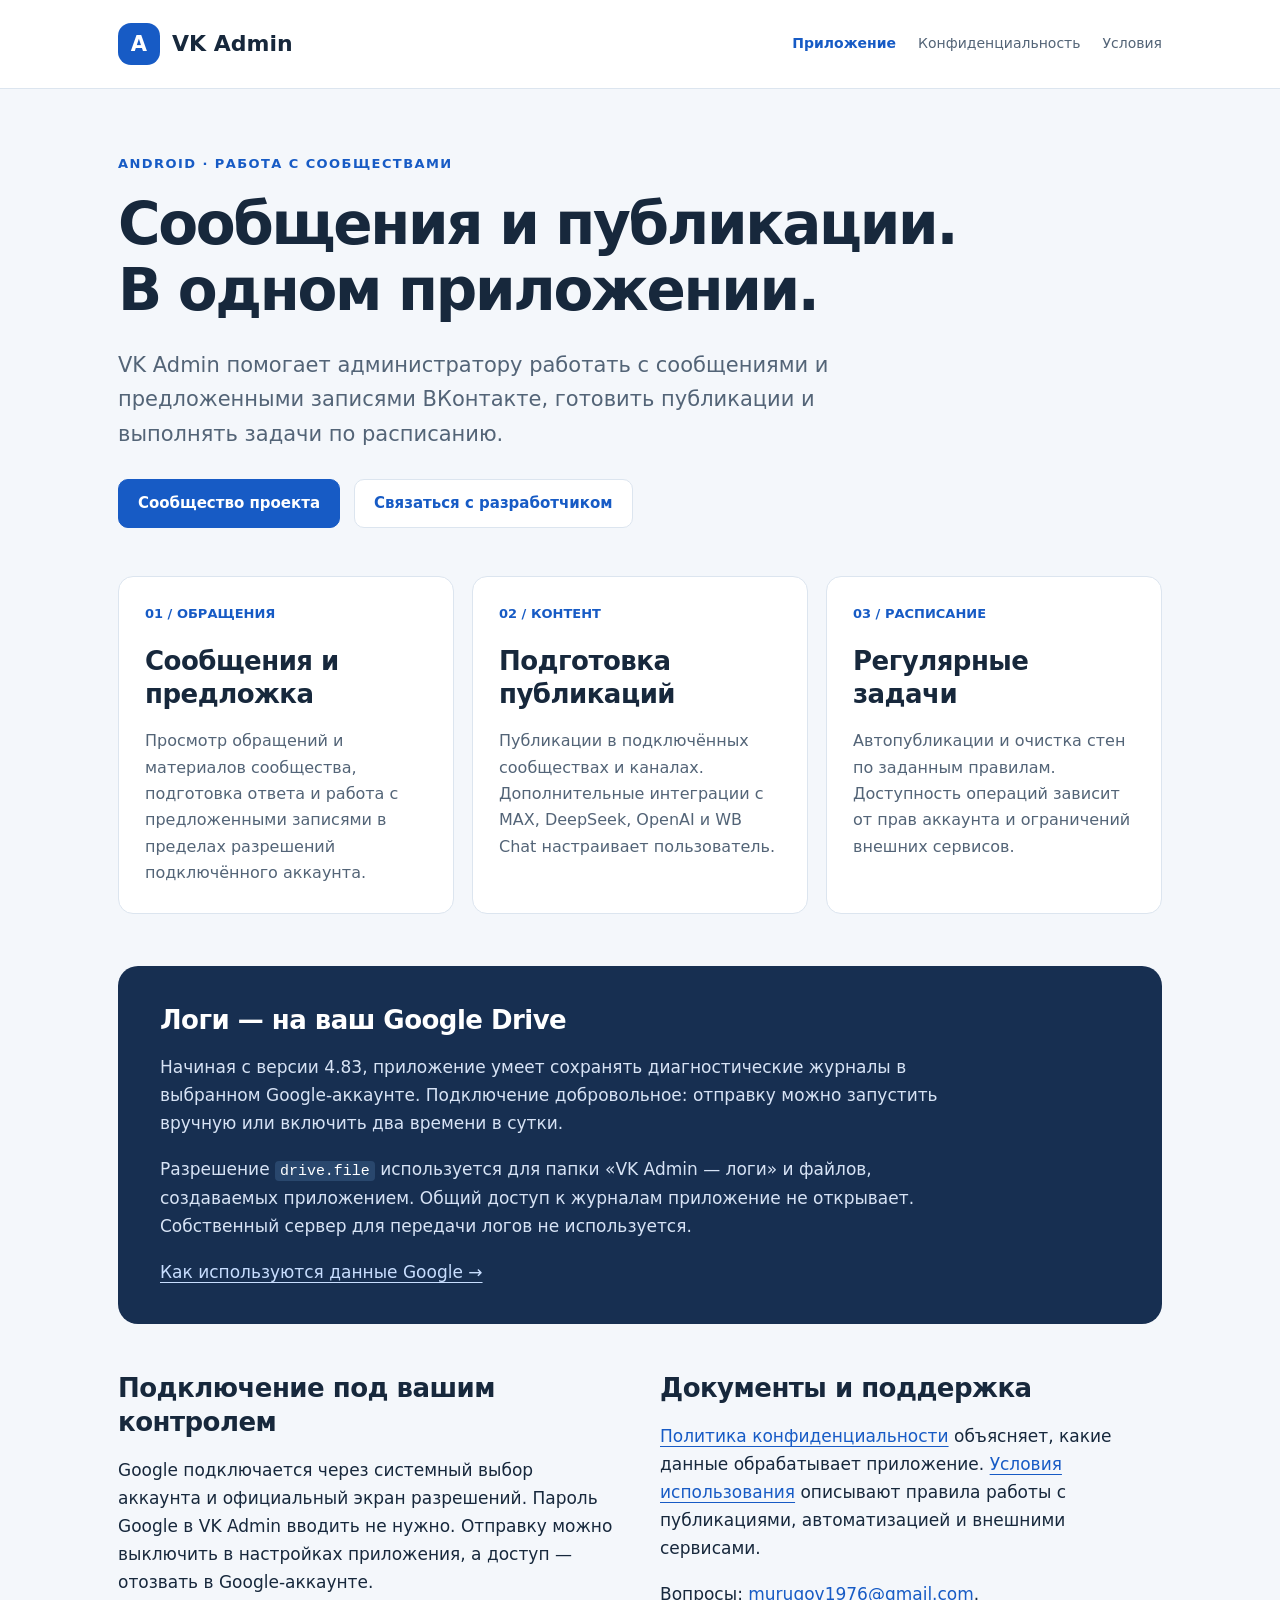
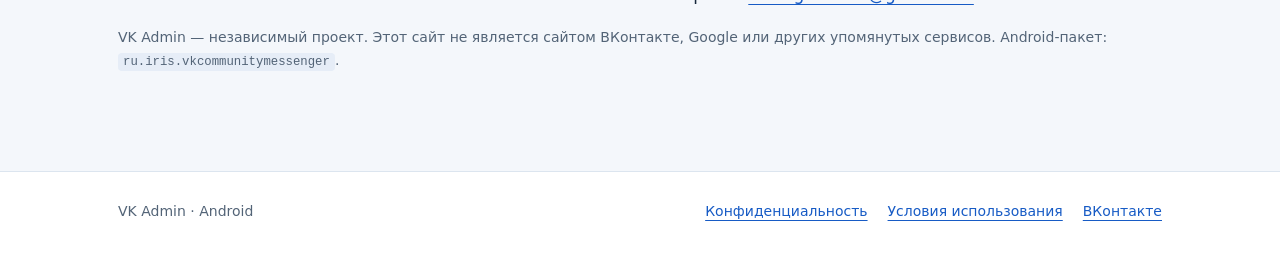
<file: index.html>
<!doctype html>
<html lang="ru">
<head>
  <meta charset="utf-8">
  <meta name="google-site-verification" content="URosK8OYme6P19DO7y7BV4NL93iEKq1ySiiL6sGiCtU" />
  <meta name="viewport" content="width=device-width,initial-scale=1">
  <meta name="description" content="VK Admin — Android-приложение для работы с сообщениями, предложенными записями и публикациями сообществ. Описание приложения, использование Google Drive и документы.">
  <meta name="theme-color" content="#175bc5">
  <title>VK Admin — управление сообществами на Android</title>
  <link rel="stylesheet" href="styles.css">
</head>
<body>
<a class="skip" href="#main">Перейти к содержимому</a>
<header><div class="wrap header"><a class="brand" href="index.html" aria-label="VK Admin — главная"><span class="mark" aria-hidden="true">A</span>VK Admin</a><nav aria-label="Основная навигация"><a href="index.html" aria-current="page">Приложение</a><a href="privacy.html">Конфиденциальность</a><a href="terms.html">Условия</a></nav></div></header>
<main id="main"><div class="wrap">
  <div class="eyebrow">Android · работа с сообществами</div>
  <h1>Сообщения и публикации.<br>В одном приложении.</h1>
  <p class="lead">VK Admin помогает администратору работать с сообщениями и предложенными записями ВКонтакте, готовить публикации и выполнять задачи по расписанию.</p>
  <div class="actions"><a class="button" href="https://vk.ru/vkmax26">Сообщество проекта</a><a class="button secondary" href="mailto:murugov1976@gmail.com">Связаться с разработчиком</a></div>
  <div class="grid">
    <article class="card"><span class="number">01 / ОБРАЩЕНИЯ</span><h2>Сообщения и предложка</h2><p>Просмотр обращений и материалов сообщества, подготовка ответа и работа с предложенными записями в пределах разрешений подключённого аккаунта.</p></article>
    <article class="card"><span class="number">02 / КОНТЕНТ</span><h2>Подготовка публикаций</h2><p>Публикации в подключённых сообществах и каналах. Дополнительные интеграции с MAX, DeepSeek, OpenAI и WB Chat настраивает пользователь.</p></article>
    <article class="card"><span class="number">03 / РАСПИСАНИЕ</span><h2>Регулярные задачи</h2><p>Автопубликации и очистка стен по заданным правилам. Доступность операций зависит от прав аккаунта и ограничений внешних сервисов.</p></article>
  </div>
  <section class="feature" aria-labelledby="drive"><h2 id="drive">Логи — на ваш Google Drive</h2><p>Начиная с версии 4.83, приложение умеет сохранять диагностические журналы в выбранном Google-аккаунте. Подключение добровольное: отправку можно запустить вручную или включить два времени в сутки.</p><p>Разрешение <code>drive.file</code> используется для папки «VK Admin — логи» и файлов, создаваемых приложением. Общий доступ к журналам приложение не открывает. Собственный сервер для передачи логов не используется.</p><a href="privacy.html#google">Как используются данные Google →</a></section>
  <div class="columns"><section><h2>Подключение под вашим контролем</h2><p>Google подключается через системный выбор аккаунта и официальный экран разрешений. Пароль Google в VK Admin вводить не нужно. Отправку можно выключить в настройках приложения, а доступ — отозвать в Google-аккаунте.</p></section><section><h2>Документы и поддержка</h2><p><a href="privacy.html">Политика конфиденциальности</a> объясняет, какие данные обрабатывает приложение. <a href="terms.html">Условия использования</a> описывают правила работы с публикациями, автоматизацией и внешними сервисами.</p><p>Вопросы: <a href="mailto:murugov1976@gmail.com">murugov1976@gmail.com</a>.</p></section></div>
  <p class="fine">VK Admin — независимый проект. Этот сайт не является сайтом ВКонтакте, Google или других упомянутых сервисов. Android-пакет: <code>ru.iris.vkcommunitymessenger</code>.</p>
</div></main>
<footer><div class="wrap footer"><p>VK Admin · Android</p><div class="footer-links"><a href="privacy.html">Конфиденциальность</a><a href="terms.html">Условия использования</a><a href="https://vk.ru/vkmax26">ВКонтакте</a></div></div></footer>
</body></html>
</file>
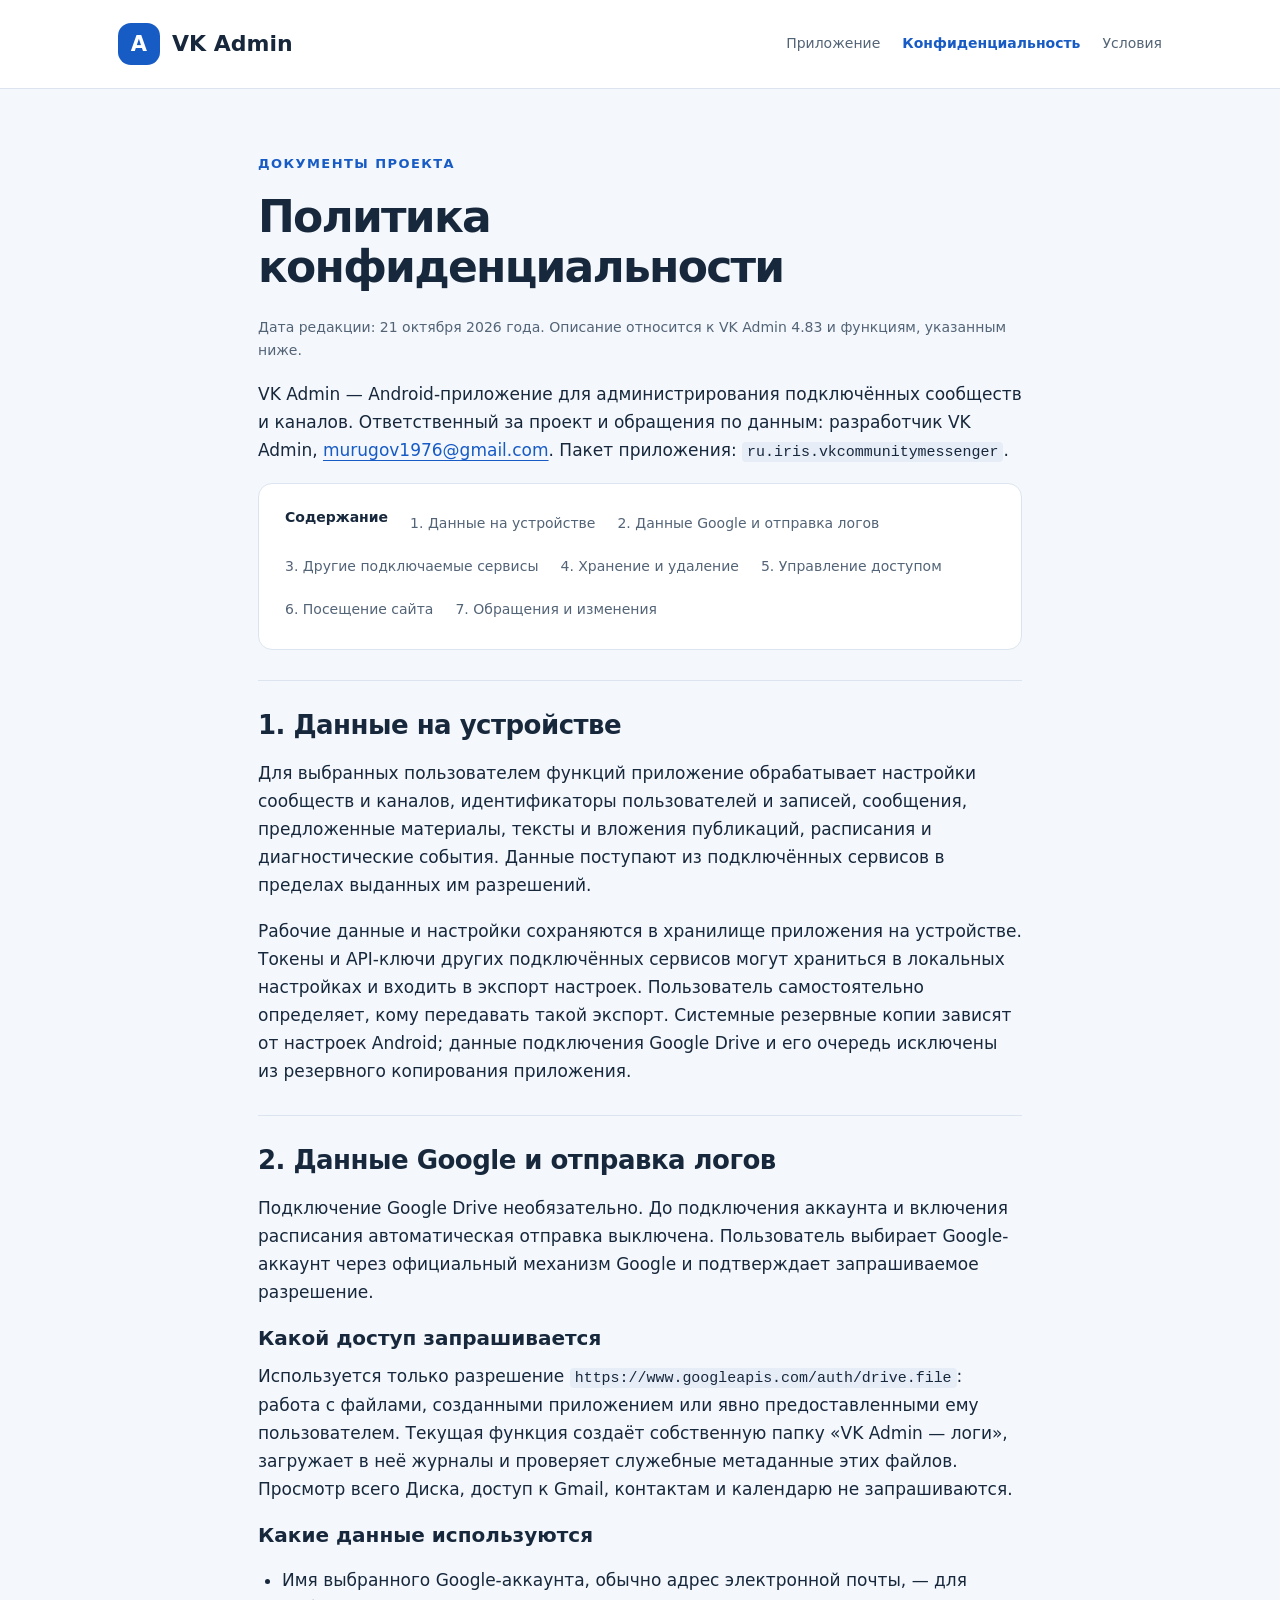
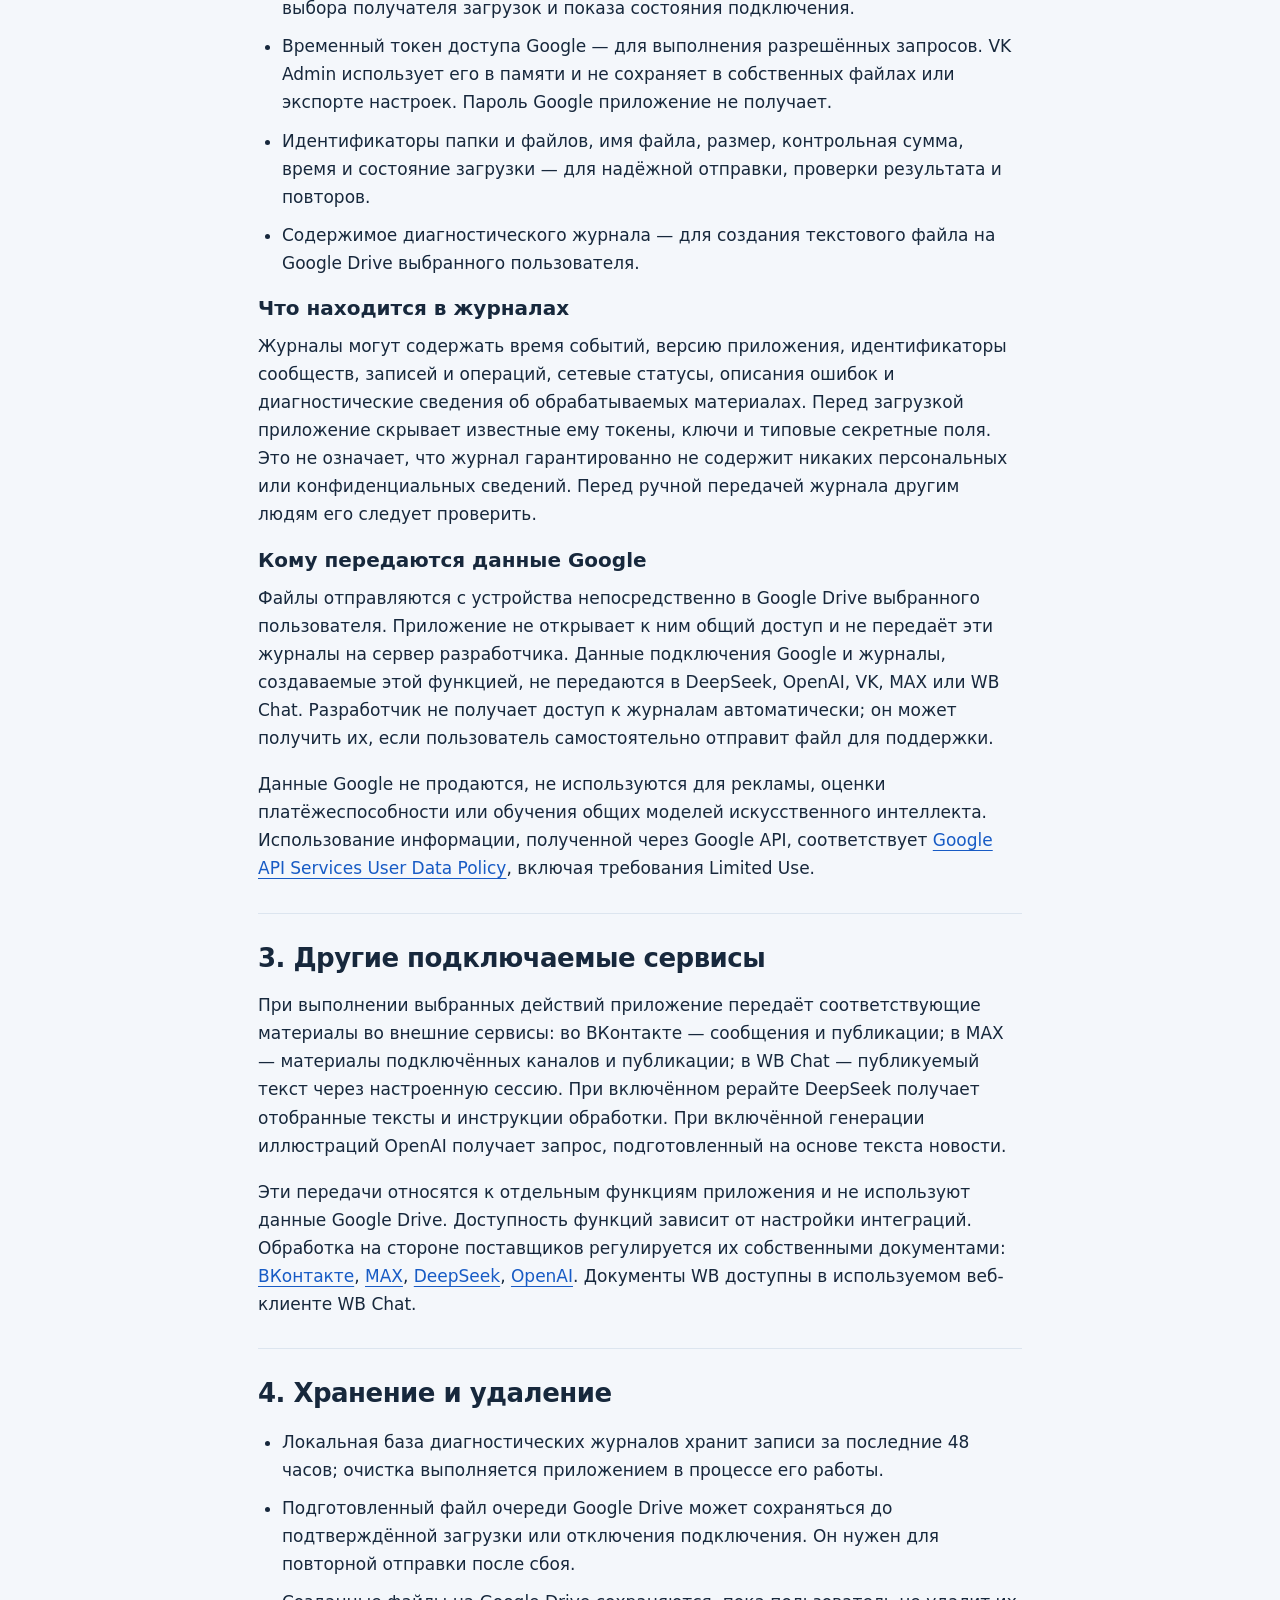
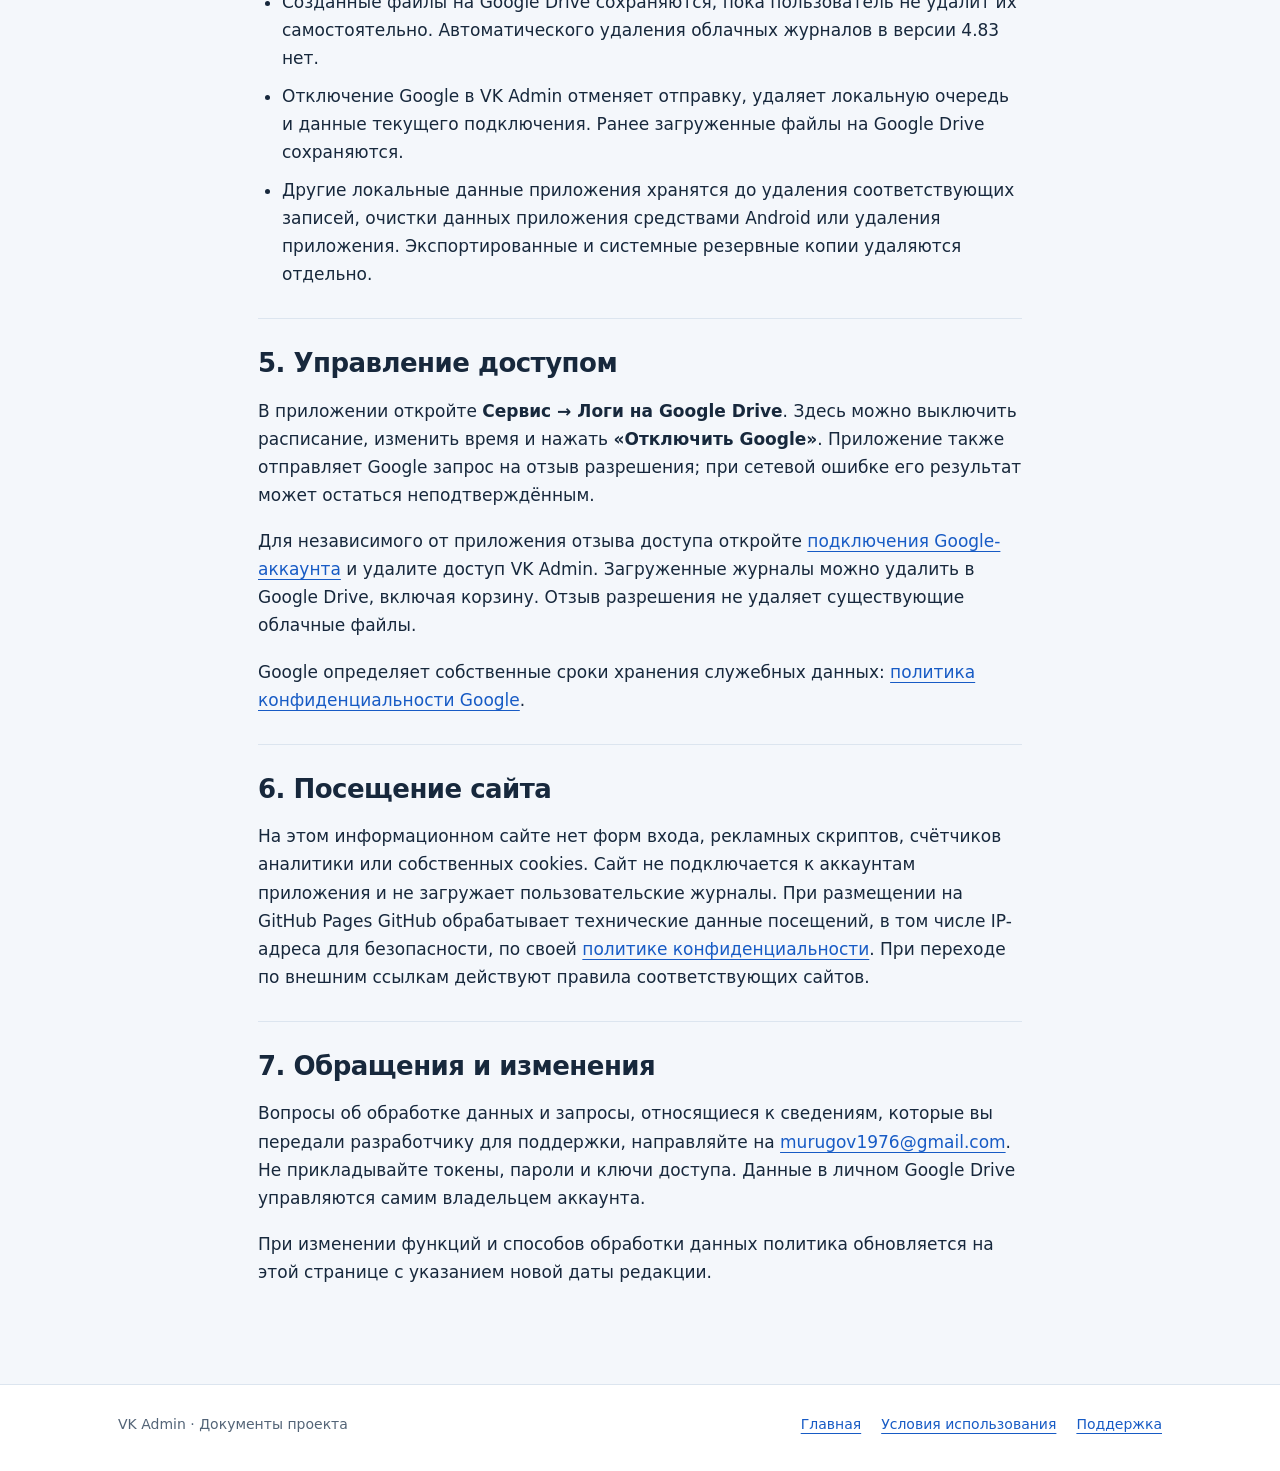
<file: privacy.html>
<!doctype html>
<html lang="ru"><head><meta charset="utf-8"><meta name="viewport" content="width=device-width,initial-scale=1"><meta name="description" content="Политика конфиденциальности VK Admin: локальные данные, Google Drive, диагностические журналы, внешние сервисы и отключение доступа."><meta name="theme-color" content="#175bc5"><title>Политика конфиденциальности — VK Admin</title><link rel="stylesheet" href="styles.css"></head>
<body><a class="skip" href="#main">Перейти к содержимому</a><header><div class="wrap header"><a class="brand" href="index.html"><span class="mark" aria-hidden="true">A</span>VK Admin</a><nav aria-label="Основная навигация"><a href="index.html">Приложение</a><a href="privacy.html" aria-current="page">Конфиденциальность</a><a href="terms.html">Условия</a></nav></div></header>
<main id="main"><article class="wrap document"><div class="eyebrow">Документы проекта</div><h1>Политика конфиденциальности</h1><p class="fine">Дата редакции: 21 октября 2026 года. Описание относится к VK Admin 4.83 и функциям, указанным ниже.</p><p>VK Admin — Android-приложение для администрирования подключённых сообществ и каналов. Ответственный за проект и обращения по данным: разработчик VK Admin, <a href="mailto:murugov1976@gmail.com">murugov1976@gmail.com</a>. Пакет приложения: <code>ru.iris.vkcommunitymessenger</code>.</p>
<nav class="toc" aria-label="Содержание политики"><strong>Содержание</strong><a href="#local">1. Данные на устройстве</a><a href="#google">2. Данные Google и отправка логов</a><a href="#other">3. Другие подключаемые сервисы</a><a href="#retention">4. Хранение и удаление</a><a href="#control">5. Управление доступом</a><a href="#website">6. Посещение сайта</a><a href="#contact">7. Обращения и изменения</a></nav>
<section id="local"><h2>1. Данные на устройстве</h2><p>Для выбранных пользователем функций приложение обрабатывает настройки сообществ и каналов, идентификаторы пользователей и записей, сообщения, предложенные материалы, тексты и вложения публикаций, расписания и диагностические события. Данные поступают из подключённых сервисов в пределах выданных им разрешений.</p><p>Рабочие данные и настройки сохраняются в хранилище приложения на устройстве. Токены и API-ключи других подключённых сервисов могут храниться в локальных настройках и входить в экспорт настроек. Пользователь самостоятельно определяет, кому передавать такой экспорт. Системные резервные копии зависят от настроек Android; данные подключения Google Drive и его очередь исключены из резервного копирования приложения.</p></section>
<section id="google"><h2>2. Данные Google и отправка логов</h2><p>Подключение Google Drive необязательно. До подключения аккаунта и включения расписания автоматическая отправка выключена. Пользователь выбирает Google-аккаунт через официальный механизм Google и подтверждает запрашиваемое разрешение.</p><h3>Какой доступ запрашивается</h3><p>Используется только разрешение <code>https://www.googleapis.com/auth/drive.file</code>: работа с файлами, созданными приложением или явно предоставленными ему пользователем. Текущая функция создаёт собственную папку «VK Admin — логи», загружает в неё журналы и проверяет служебные метаданные этих файлов. Просмотр всего Диска, доступ к Gmail, контактам и календарю не запрашиваются.</p><h3>Какие данные используются</h3><ul><li>Имя выбранного Google-аккаунта, обычно адрес электронной почты, — для выбора получателя загрузок и показа состояния подключения.</li><li>Временный токен доступа Google — для выполнения разрешённых запросов. VK Admin использует его в памяти и не сохраняет в собственных файлах или экспорте настроек. Пароль Google приложение не получает.</li><li>Идентификаторы папки и файлов, имя файла, размер, контрольная сумма, время и состояние загрузки — для надёжной отправки, проверки результата и повторов.</li><li>Содержимое диагностического журнала — для создания текстового файла на Google Drive выбранного пользователя.</li></ul><h3>Что находится в журналах</h3><p>Журналы могут содержать время событий, версию приложения, идентификаторы сообществ, записей и операций, сетевые статусы, описания ошибок и диагностические сведения об обрабатываемых материалах. Перед загрузкой приложение скрывает известные ему токены, ключи и типовые секретные поля. Это не означает, что журнал гарантированно не содержит никаких персональных или конфиденциальных сведений. Перед ручной передачей журнала другим людям его следует проверить.</p><h3>Кому передаются данные Google</h3><p>Файлы отправляются с устройства непосредственно в Google Drive выбранного пользователя. Приложение не открывает к ним общий доступ и не передаёт эти журналы на сервер разработчика. Данные подключения Google и журналы, создаваемые этой функцией, не передаются в DeepSeek, OpenAI, VK, MAX или WB Chat. Разработчик не получает доступ к журналам автоматически; он может получить их, если пользователь самостоятельно отправит файл для поддержки.</p><p>Данные Google не продаются, не используются для рекламы, оценки платёжеспособности или обучения общих моделей искусственного интеллекта. Использование информации, полученной через Google API, соответствует <a href="https://developers.google.com/terms/api-services-user-data-policy">Google API Services User Data Policy</a>, включая требования Limited Use.</p></section>
<section id="other"><h2>3. Другие подключаемые сервисы</h2><p>При выполнении выбранных действий приложение передаёт соответствующие материалы во внешние сервисы: во ВКонтакте — сообщения и публикации; в MAX — материалы подключённых каналов и публикации; в WB Chat — публикуемый текст через настроенную сессию. При включённом рерайте DeepSeek получает отобранные тексты и инструкции обработки. При включённой генерации иллюстраций OpenAI получает запрос, подготовленный на основе текста новости.</p><p>Эти передачи относятся к отдельным функциям приложения и не используют данные Google Drive. Доступность функций зависит от настройки интеграций. Обработка на стороне поставщиков регулируется их собственными документами: <a href="https://vk.ru/privacy">ВКонтакте</a>, <a href="https://legal.max.ru/pp">MAX</a>, <a href="https://cdn.deepseek.com/policies/en-US/deepseek-privacy-policy.html">DeepSeek</a>, <a href="https://openai.com/policies/privacy-policy/">OpenAI</a>. Документы WB доступны в используемом веб-клиенте WB Chat.</p></section>
<section id="retention"><h2>4. Хранение и удаление</h2><ul><li>Локальная база диагностических журналов хранит записи за последние 48 часов; очистка выполняется приложением в процессе его работы.</li><li>Подготовленный файл очереди Google Drive может сохраняться до подтверждённой загрузки или отключения подключения. Он нужен для повторной отправки после сбоя.</li><li>Созданные файлы на Google Drive сохраняются, пока пользователь не удалит их самостоятельно. Автоматического удаления облачных журналов в версии 4.83 нет.</li><li>Отключение Google в VK Admin отменяет отправку, удаляет локальную очередь и данные текущего подключения. Ранее загруженные файлы на Google Drive сохраняются.</li><li>Другие локальные данные приложения хранятся до удаления соответствующих записей, очистки данных приложения средствами Android или удаления приложения. Экспортированные и системные резервные копии удаляются отдельно.</li></ul></section>
<section id="control"><h2>5. Управление доступом</h2><p>В приложении откройте <strong>Сервис → Логи на Google Drive</strong>. Здесь можно выключить расписание, изменить время и нажать <strong>«Отключить Google»</strong>. Приложение также отправляет Google запрос на отзыв разрешения; при сетевой ошибке его результат может остаться неподтверждённым.</p><p>Для независимого от приложения отзыва доступа откройте <a href="https://myaccount.google.com/connections">подключения Google-аккаунта</a> и удалите доступ VK Admin. Загруженные журналы можно удалить в Google Drive, включая корзину. Отзыв разрешения не удаляет существующие облачные файлы.</p><p>Google определяет собственные сроки хранения служебных данных: <a href="https://policies.google.com/privacy">политика конфиденциальности Google</a>.</p></section>
<section id="website"><h2>6. Посещение сайта</h2><p>На этом информационном сайте нет форм входа, рекламных скриптов, счётчиков аналитики или собственных cookies. Сайт не подключается к аккаунтам приложения и не загружает пользовательские журналы. При размещении на GitHub Pages GitHub обрабатывает технические данные посещений, в том числе IP-адреса для безопасности, по своей <a href="https://docs.github.com/en/site-policy/privacy-policies/github-general-privacy-statement">политике конфиденциальности</a>. При переходе по внешним ссылкам действуют правила соответствующих сайтов.</p></section>
<section id="contact"><h2>7. Обращения и изменения</h2><p>Вопросы об обработке данных и запросы, относящиеся к сведениям, которые вы передали разработчику для поддержки, направляйте на <a href="mailto:murugov1976@gmail.com">murugov1976@gmail.com</a>. Не прикладывайте токены, пароли и ключи доступа. Данные в личном Google Drive управляются самим владельцем аккаунта.</p><p>При изменении функций и способов обработки данных политика обновляется на этой странице с указанием новой даты редакции.</p></section>
</article></main><footer><div class="wrap footer"><p>VK Admin · Документы проекта</p><div class="footer-links"><a href="index.html">Главная</a><a href="terms.html">Условия использования</a><a href="mailto:murugov1976@gmail.com">Поддержка</a></div></div></footer></body></html>
</file>
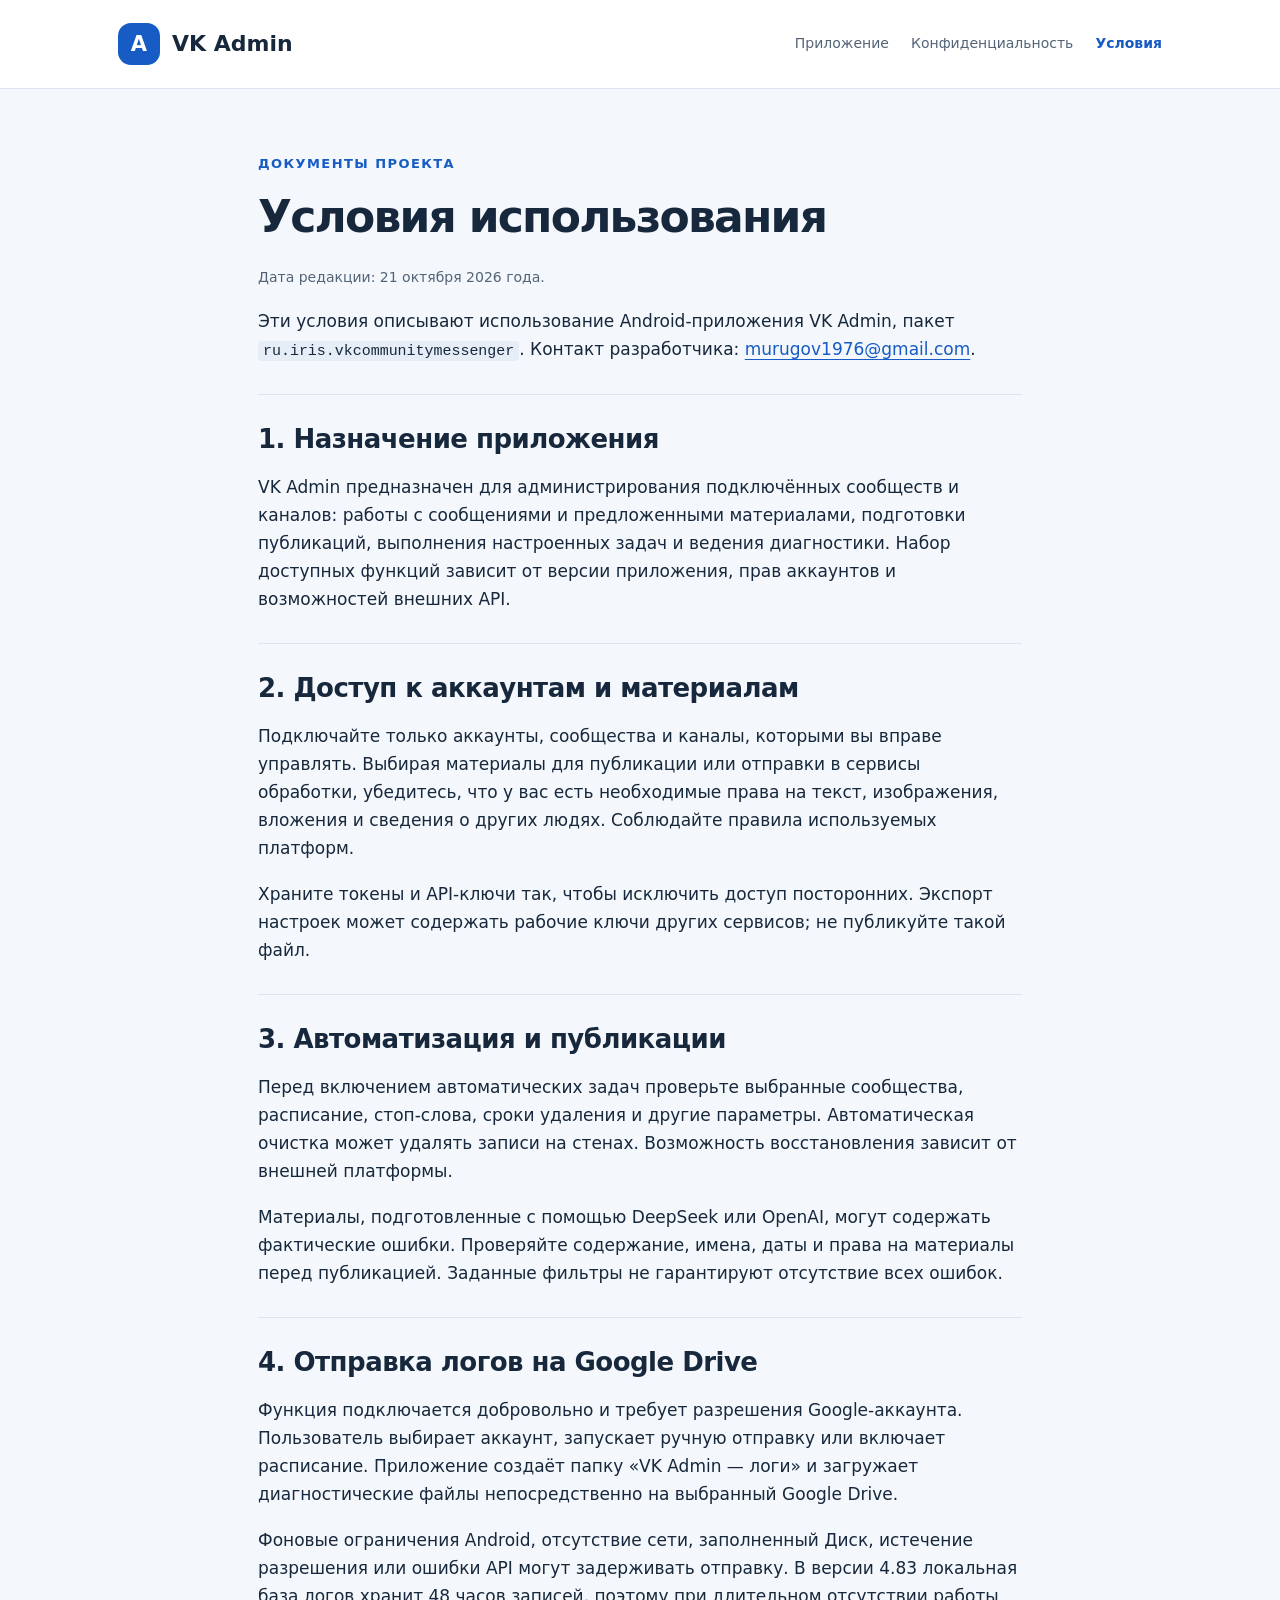
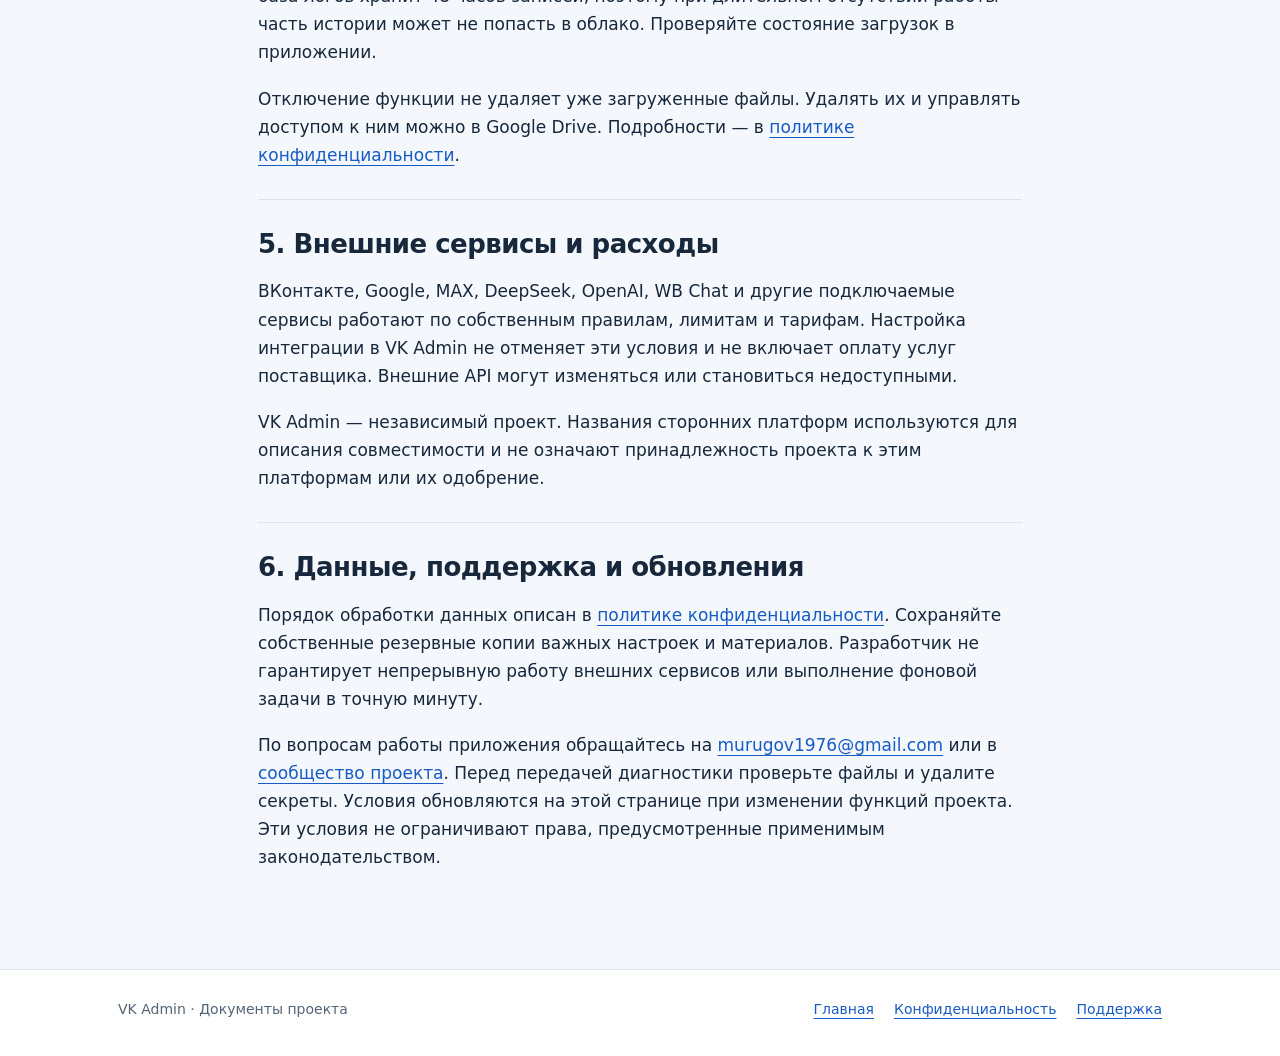
<file: terms.html>
<!doctype html>
<html lang="ru"><head><meta charset="utf-8"><meta name="viewport" content="width=device-width,initial-scale=1"><meta name="description" content="Условия использования VK Admin: доступ к сообществам, публикации, автоматизация, Google Drive и поддержка."><meta name="theme-color" content="#175bc5"><title>Условия использования — VK Admin</title><link rel="stylesheet" href="styles.css"></head>
<body><a class="skip" href="#main">Перейти к содержимому</a><header><div class="wrap header"><a class="brand" href="index.html"><span class="mark" aria-hidden="true">A</span>VK Admin</a><nav aria-label="Основная навигация"><a href="index.html">Приложение</a><a href="privacy.html">Конфиденциальность</a><a href="terms.html" aria-current="page">Условия</a></nav></div></header>
<main id="main"><article class="wrap document"><div class="eyebrow">Документы проекта</div><h1>Условия использования</h1><p class="fine">Дата редакции: 21 октября 2026 года.</p><p>Эти условия описывают использование Android-приложения VK Admin, пакет <code>ru.iris.vkcommunitymessenger</code>. Контакт разработчика: <a href="mailto:murugov1976@gmail.com">murugov1976@gmail.com</a>.</p>
<section><h2>1. Назначение приложения</h2><p>VK Admin предназначен для администрирования подключённых сообществ и каналов: работы с сообщениями и предложенными материалами, подготовки публикаций, выполнения настроенных задач и ведения диагностики. Набор доступных функций зависит от версии приложения, прав аккаунтов и возможностей внешних API.</p></section>
<section><h2>2. Доступ к аккаунтам и материалам</h2><p>Подключайте только аккаунты, сообщества и каналы, которыми вы вправе управлять. Выбирая материалы для публикации или отправки в сервисы обработки, убедитесь, что у вас есть необходимые права на текст, изображения, вложения и сведения о других людях. Соблюдайте правила используемых платформ.</p><p>Храните токены и API-ключи так, чтобы исключить доступ посторонних. Экспорт настроек может содержать рабочие ключи других сервисов; не публикуйте такой файл.</p></section>
<section><h2>3. Автоматизация и публикации</h2><p>Перед включением автоматических задач проверьте выбранные сообщества, расписание, стоп-слова, сроки удаления и другие параметры. Автоматическая очистка может удалять записи на стенах. Возможность восстановления зависит от внешней платформы.</p><p>Материалы, подготовленные с помощью DeepSeek или OpenAI, могут содержать фактические ошибки. Проверяйте содержание, имена, даты и права на материалы перед публикацией. Заданные фильтры не гарантируют отсутствие всех ошибок.</p></section>
<section><h2>4. Отправка логов на Google Drive</h2><p>Функция подключается добровольно и требует разрешения Google-аккаунта. Пользователь выбирает аккаунт, запускает ручную отправку или включает расписание. Приложение создаёт папку «VK Admin — логи» и загружает диагностические файлы непосредственно на выбранный Google Drive.</p><p>Фоновые ограничения Android, отсутствие сети, заполненный Диск, истечение разрешения или ошибки API могут задерживать отправку. В версии 4.83 локальная база логов хранит 48 часов записей, поэтому при длительном отсутствии работы часть истории может не попасть в облако. Проверяйте состояние загрузок в приложении.</p><p>Отключение функции не удаляет уже загруженные файлы. Удалять их и управлять доступом к ним можно в Google Drive. Подробности — в <a href="privacy.html#google">политике конфиденциальности</a>.</p></section>
<section><h2>5. Внешние сервисы и расходы</h2><p>ВКонтакте, Google, MAX, DeepSeek, OpenAI, WB Chat и другие подключаемые сервисы работают по собственным правилам, лимитам и тарифам. Настройка интеграции в VK Admin не отменяет эти условия и не включает оплату услуг поставщика. Внешние API могут изменяться или становиться недоступными.</p><p>VK Admin — независимый проект. Названия сторонних платформ используются для описания совместимости и не означают принадлежность проекта к этим платформам или их одобрение.</p></section>
<section><h2>6. Данные, поддержка и обновления</h2><p>Порядок обработки данных описан в <a href="privacy.html">политике конфиденциальности</a>. Сохраняйте собственные резервные копии важных настроек и материалов. Разработчик не гарантирует непрерывную работу внешних сервисов или выполнение фоновой задачи в точную минуту.</p><p>По вопросам работы приложения обращайтесь на <a href="mailto:murugov1976@gmail.com">murugov1976@gmail.com</a> или в <a href="https://vk.ru/vkmax26">сообщество проекта</a>. Перед передачей диагностики проверьте файлы и удалите секреты. Условия обновляются на этой странице при изменении функций проекта. Эти условия не ограничивают права, предусмотренные применимым законодательством.</p></section>
</article></main><footer><div class="wrap footer"><p>VK Admin · Документы проекта</p><div class="footer-links"><a href="index.html">Главная</a><a href="privacy.html">Конфиденциальность</a><a href="mailto:murugov1976@gmail.com">Поддержка</a></div></div></footer></body></html>
</file>
<file: styles.css>
:root{color-scheme:light;--ink:#17283c;--muted:#536477;--blue:#175bc5;--line:#dce5ef;--paper:#f4f7fb}*{box-sizing:border-box}html{scroll-behavior:smooth}body{margin:0;background:var(--paper);color:var(--ink);font:17px/1.65 system-ui,-apple-system,"Segoe UI",sans-serif}a{color:var(--blue);text-underline-offset:4px}a:hover{text-decoration-thickness:2px}a:focus-visible{outline:3px solid #e9a93c;outline-offset:4px}.skip{position:absolute;top:-100px;left:16px;background:white;padding:12px;z-index:2}.skip:focus{top:12px}.wrap{max-width:1100px;margin:auto;padding:0 28px}header{background:#fff;border-bottom:1px solid var(--line)}.header{min-height:88px;display:flex;align-items:center;justify-content:space-between;gap:24px}.brand{display:flex;align-items:center;gap:12px;text-decoration:none;color:var(--ink);font-size:22px;font-weight:750;white-space:nowrap}.mark{display:grid;place-items:center;width:42px;height:42px;background:var(--blue);border-radius:13px;color:#fff;font-size:21px}nav{display:flex;flex-wrap:wrap;gap:8px 22px;font-size:14px}nav a{color:var(--muted);text-decoration:none}nav a[aria-current=page]{color:var(--blue);font-weight:700}main{padding:64px 0 80px}.eyebrow{color:var(--blue);font-size:13px;font-weight:750;letter-spacing:.11em;text-transform:uppercase}h1{font-size:clamp(34px,5vw,58px);line-height:1.13;letter-spacing:-.04em;max-width:850px;margin:18px 0 24px}h2{font-size:26px;line-height:1.3;letter-spacing:-.02em;margin:0 0 16px}h3{font-size:20px;line-height:1.4;margin:0 0 10px}p{margin:0 0 18px}.lead{font-size:21px;color:var(--muted);max-width:760px}.actions{display:flex;gap:14px;flex-wrap:wrap;margin:28px 0 48px}.button{display:inline-block;background:var(--blue);color:#fff;border:1px solid var(--blue);border-radius:10px;padding:11px 19px;text-decoration:none;font-size:15px;font-weight:650}.button.secondary{background:white;color:var(--blue);border-color:var(--line)}.grid{display:grid;grid-template-columns:repeat(3,1fr);gap:18px;margin:30px 0 52px}.card{padding:26px;background:#fff;border:1px solid var(--line);border-radius:15px}.card p{font-size:16px;color:var(--muted);margin:0}.number{display:block;color:var(--blue);font-size:13px;font-weight:750;margin-bottom:20px}.feature{background:#172f51;color:#fff;border-radius:20px;padding:38px 42px;margin:0 0 48px}.feature p{color:#d7e3f5;max-width:800px}.feature a{color:#c8deff}.feature code{background:#29476d;color:#fff}.columns{display:grid;grid-template-columns:1fr 1fr;gap:40px}.fine{font-size:14px;color:var(--muted)}.document{max-width:820px}.document h1{font-size:clamp(32px,4vw,44px)}.document section{border-top:1px solid var(--line);padding-top:28px;margin-top:30px}.document li{margin-bottom:10px}.document ul,.document ol{padding-left:24px}.note{padding:20px 24px;background:#e9f0fc;border-left:4px solid var(--blue);border-radius:0 10px 10px 0}.toc{padding:22px 26px;border:1px solid var(--line);border-radius:14px;background:white}.toc a{display:block;margin:6px 0}code{overflow-wrap:anywhere;font-size:.88em;padding:2px 5px;border-radius:4px;background:#e6edf7}footer{border-top:1px solid var(--line);padding:28px 0 36px;background:white}.footer{display:flex;justify-content:space-between;gap:24px;font-size:14px;color:var(--muted)}.footer p{margin:0}.footer-links{display:flex;flex-wrap:wrap;gap:10px 20px}@media(max-width:760px){.header{padding-top:20px;padding-bottom:20px;align-items:flex-start;flex-direction:column;gap:14px}.grid,.columns{grid-template-columns:1fr}.grid{gap:12px}.feature{padding:28px 24px}.wrap{padding-left:20px;padding-right:20px}main{padding-top:40px}.lead{font-size:19px}.footer{flex-direction:column}.card{padding:22px}.number{margin-bottom:12px}}
</file>
